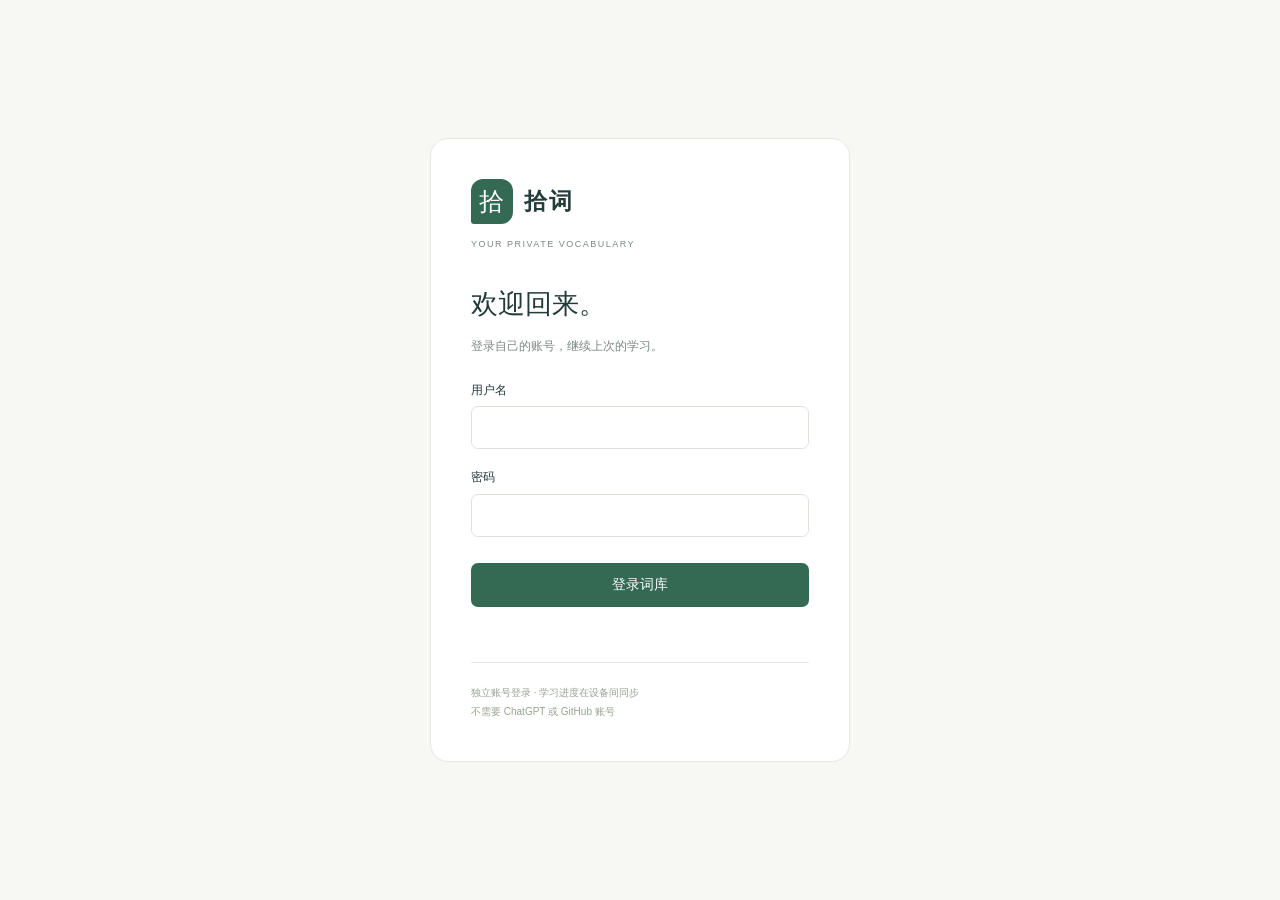
<file: index.html>
<!doctype html><html lang="zh-CN"><head><meta http-equiv="Content-Security-Policy" content="default-src &#39;self&#39;; script-src &#39;self&#39;; style-src &#39;self&#39; &#39;unsafe-inline&#39;; connect-src &#39;self&#39; https://shici-ielts-shasha-20261114.jun-fang101.chatgpt.site; object-src &#39;none&#39;; base-uri &#39;self&#39;"><meta charset="utf-8"><meta name="viewport" content="width=device-width,initial-scale=1"><title>登录 · 拾词</title><link rel="stylesheet" href="./login.css"></head><body><main><div class="brand"><span>拾</span>拾词<small>YOUR PRIVATE VOCABULARY</small></div><h1 id="title">欢迎回来。</h1><p id="description">登录自己的账号，继续上次的学习。</p><form id="form"><label id="code-label" hidden>一次性设置码<input name="code" autocomplete="off" spellcheck="false"></label><label>用户名<input name="username" required minlength="2" maxlength="32" autocomplete="username" autocapitalize="off" spellcheck="false"></label><label>密码<input name="password" type="password" required maxlength="256" autocomplete="current-password"></label><label id="confirm-label" hidden>确认密码<input name="confirm" type="password" autocomplete="new-password"></label><button id="submit" disabled>正在连接…</button><p id="error" role="alert"></p></form><footer>独立账号登录 · 学习进度在设备间同步<br>不需要 ChatGPT 或 GitHub 账号</footer></main><script src="./config.js"></script><script src="./login.js"></script></body></html>
</file>
<file: login.css>
*{box-sizing:border-box}body{margin:0;min-height:100vh;display:grid;place-items:center;background:#f7f8f4;color:#233b39;font:14px/1.7 'Microsoft YaHei',sans-serif;padding:30px 20px}main{width:420px;max-width:100%;background:white;border:1px solid #e3e8e1;border-radius:18px;padding:40px}.brand{font-size:23px;font-weight:bold;letter-spacing:2px;display:flex;align-items:center;gap:11px;flex-wrap:wrap}.brand span{background:#346953;color:white;border-radius:12px 12px 12px 3px;width:42px;height:45px;display:grid;place-items:center;font:25px SimSun}.brand small{width:100%;font:9px Arial;color:#7b8784;letter-spacing:1.5px;margin-top:4px}h1{font-size:27px;font-weight:500;margin:33px 0 8px}p{font-size:12px;color:#7b8784;margin:0 0 23px}label{display:block;margin-top:18px;font-size:12px}label[hidden]{display:none}input{display:block;width:100%;padding:12px;border:1px solid #dce4da;border-radius:7px;margin-top:6px;font:15px 'Microsoft YaHei',sans-serif;outline:none}input:focus{border-color:#6b9279;box-shadow:0 0 0 3px #edf3e9}button{width:100%;border:0;background:#346953;color:white;padding:13px;border-radius:7px;font:14px 'Microsoft YaHei',sans-serif;margin-top:26px;cursor:pointer}button:disabled{opacity:.5;cursor:wait}#error{color:#a34e39;margin:14px 0 0;min-height:18px}footer{border-top:1px solid #e3e8e1;margin-top:23px;padding-top:20px;color:#98a292;font-size:10px;line-height:1.9}@media(max-width:480px){main{padding:30px 25px}h1{font-size:24px}}
body{grid-template-columns:minmax(0,1fr)}main{justify-self:center;min-width:0}
</file>
<file: style.css>
:root{--ink:#233b39;--muted:#7b8784;--green:#346953;--line:#e3e8e1;--paper:#f7f8f4;--amber:#ac743b}*{box-sizing:border-box}body{margin:0;font:14px/1.6 'Microsoft YaHei',sans-serif;color:var(--ink);background:var(--paper)}button,input{font:inherit}button,a{-webkit-tap-highlight-color:transparent}button{cursor:pointer}button:disabled{opacity:.5;cursor:wait}button:focus-visible,a:focus-visible{outline:3px solid #8dbfa3;outline-offset:3px}a{color:inherit;text-decoration:none}.sidebar{position:fixed;width:228px;inset:0 auto 0 0;background:#fff;border-right:1px solid var(--line);padding:36px 23px;display:flex;flex-direction:column}.brand{display:flex;align-items:center;gap:12px;font-size:24px;font-weight:700;letter-spacing:2px}.brand small{display:block;font:9px/1.5 Arial;letter-spacing:1.3px;color:var(--muted);margin-top:3px}.logo{display:grid;place-items:center;background:var(--green);color:white;width:43px;height:48px;border-radius:14px 14px 14px 3px;font:25px SimSun}.nav-label{font-size:11px;letter-spacing:2px;color:#9ba49c;margin:55px 13px 14px}.bank{border:0;background:none;width:100%;padding:13px;border-radius:9px;display:flex;align-items:center;gap:11px;color:#6a7971;margin-bottom:5px;text-align:left}.bank .count{margin-left:auto;font:12px Arial}.bank.active{color:var(--green);background:#edf3ec;font-weight:700}.bank-icon{width:19px;font-size:18px}.side-bottom{margin-top:auto;color:var(--muted);font-size:11px}.side-bottom p{margin:22px 0 8px}.side-bottom small{display:block;margin-top:21px;color:#b1b8ad}.dot{display:inline-block;width:6px;height:6px;background:#719c72;border-radius:50%;margin-right:6px}.link{border:0;background:none;padding:4px 0;color:var(--muted);display:block;font-size:11px}main{margin-left:228px;padding:0 46px 40px;max-width:1800px}header{height:88px;display:flex;align-items:center;justify-content:space-between;border-bottom:1px solid var(--line);font-size:11px;color:var(--muted)}.save-state{color:#80907f}.intro{padding:36px 0 29px;display:flex;align-items:center;justify-content:space-between;gap:20px}.eyebrow{font:10px Arial;letter-spacing:2px;color:var(--green);margin:0 0 10px}h1{font-size:30px;font-weight:500;letter-spacing:1px;margin:0 0 8px}h1 .serif{font-family:Georgia;font-size:34px}h2{font-size:19px;font-weight:500;margin:0 0 14px}p{margin:0}.sub{font-size:12px;color:var(--muted)}.overview-stats{display:flex;gap:30px;flex-shrink:0}.stat b{display:block;font:29px Georgia;color:var(--green)}.stat small{font-size:10px;color:var(--muted)}.toolbar{display:flex;align-items:center;justify-content:space-between;gap:16px;margin:4px 0 23px}.search{border:1px solid var(--line);background:#fff;padding:10px 14px;border-radius:8px;width:240px;outline:none;font-size:12px}.search:focus{border-color:#86a28c}.tiny{font-size:11px;color:var(--muted)}.list-grid{display:grid;grid-template-columns:repeat(3,minmax(0,1fr));gap:18px}.unit{background:#fff;border:1px solid var(--line);border-radius:12px;padding:22px;cursor:pointer;text-align:left;transition:transform .15s,border-color .15s;position:relative}.unit:hover{transform:translateY(-3px);border-color:#a2bba8}.unit-head{display:flex;justify-content:space-between;align-items:center}.unit-no{font:23px Georgia}.badge{font-size:10px;color:#8b968e;background:#f3f5f1;padding:3px 8px;border-radius:5px}.badge.ongoing{background:#eef4e9;color:#6d8a5b}.badge.done{background:#e6f0e9;color:var(--green)}.unit-preview{font:15px Georgia;color:#7c8a80;margin:20px 0 19px;white-space:nowrap;overflow:hidden;text-overflow:ellipsis}.track{height:4px;background:#f0f2ed;display:flex;border-radius:4px;overflow:hidden}.track .mastered{background:#73957a}.track .unknown{background:#c6a16e}.unit-foot{display:flex;justify-content:space-between;color:var(--muted);font-size:10px;margin-top:10px}.unit-foot strong{color:var(--green);font-weight:400}.back{background:none;border:0;color:var(--muted);font-size:12px;padding:0;margin-bottom:15px}.primary,.secondary{border:0;border-radius:7px;padding:11px 19px;font-size:12px;background:var(--green);color:white;display:inline-block}.secondary{background:white;color:var(--green);border:1px solid var(--line)}.intro-actions{display:flex;gap:10px;align-items:center}.studybar{display:flex;align-items:center;gap:18px;margin-bottom:23px}.filters{display:flex;background:#ecefe8;padding:4px;border-radius:8px;gap:3px}.filter{background:none;border:0;padding:7px 15px;border-radius:6px;font-size:12px;color:var(--muted)}.filter.active{background:white;color:var(--ink);box-shadow:0 1px 4px #1c382410}.studybar .search{margin-left:auto}.study-layout{display:grid;grid-template-columns:minmax(300px,1fr) 370px;gap:24px;align-items:start}.word-panel{background:white;border:1px solid var(--line);border-radius:12px;overflow:hidden}.panel-title{padding:17px 22px;border-bottom:1px solid var(--line);display:flex;justify-content:space-between;font-size:11px;color:var(--muted)}.words{display:grid;grid-template-columns:repeat(2,minmax(0,1fr));padding:10px;gap:5px;max-height:calc(100vh - 380px);min-height:280px;align-content:start;overflow:auto}.word{display:flex;align-items:center;text-align:left;gap:10px;border:1px solid transparent;border-radius:7px;background:white;padding:13px 10px;color:var(--ink);min-width:0}.word:hover{background:#f6f8f3}.word.selected{background:#edf3e9;border-color:#dce7d6}.word-num{font:10px Arial;color:#b5bcb4;min-width:17px}.word-name{font:18px 'Times New Roman',serif;overflow:hidden;text-overflow:ellipsis}.status-dot{margin-left:auto;font-size:11px;color:#bdc5ba}.status-dot.mastered{color:#729579}.status-dot.unknown{color:var(--amber)}.detail{background:white;border:1px solid var(--line);border-radius:12px;padding:27px;position:sticky;top:22px}.detail-top{display:flex;justify-content:space-between;color:var(--muted);font-size:10px;margin-bottom:29px}.detail h2{font:32px 'Times New Roman';overflow-wrap:anywhere;margin-bottom:4px}.phonetic{font:13px 'Times New Roman';color:var(--muted)}.meaning{font:17px/1.9 SimSun;color:var(--ink);border-top:1px solid var(--line);margin-top:22px;padding-top:19px}.detail details{margin-top:18px;font-size:11px;color:var(--muted)}.detail summary{cursor:pointer}.source-text{white-space:pre-line;color:#66766a;font:13px/1.8 'Times New Roman',SimSun;max-height:220px;overflow:auto;margin-top:10px}.choices{display:flex;gap:10px;margin-top:26px}.choices button{flex:1}.unknown-btn{border:1px solid #e5d9c7;background:#fbf5ec;color:#a4773d}.detail-footer{display:flex;justify-content:space-between;margin-top:14px}.detail-footer button{font-size:11px}.hint{text-align:center;font-size:10px;color:#a4ada0;margin-top:18px}kbd{font:10px Arial;border:1px solid #dfe4da;padding:2px 5px;border-radius:3px;background:#fafbf8}.empty{padding:45px 15px;text-align:center;color:var(--muted);grid-column:1/-1}.empty-symbol{font:40px Georgia;color:#b0c1ad;margin-bottom:14px}.empty small{display:block;margin-top:9px;font-size:11px}.complete{background:#edf4e9;border:1px solid #dbe8d4;padding:14px 19px;border-radius:9px;font-size:12px;color:var(--green);margin:0 0 20px;display:flex;justify-content:space-between;gap:15px}.complete a{text-decoration:underline}#toast{position:fixed;bottom:30px;left:calc(50% + 90px);transform:translateX(-50%);background:#2e493d;color:white;border-radius:8px;padding:12px 23px;font-size:12px;z-index:50;opacity:0;pointer-events:none;transition:opacity .2s;max-width:75vw}#toast.show{opacity:1}.error{color:#a34e39}.loading{padding:80px;text-align:center;color:var(--muted)}@media(min-width:1500px){.list-grid{grid-template-columns:repeat(4,minmax(0,1fr))}.study-layout{grid-template-columns:1fr 420px}.words{grid-template-columns:repeat(3,minmax(0,1fr))}}@media(max-width:1100px){main{padding:0 25px 30px;margin-left:195px}.sidebar{width:195px;padding:30px 18px}.list-grid{grid-template-columns:repeat(2,minmax(0,1fr))}.study-layout{grid-template-columns:1fr 320px;gap:14px}.words{grid-template-columns:1fr}.overview-stats{gap:20px}.detail{padding:22px}}@media(max-width:760px){.sidebar{position:static;width:auto;border-right:0;border-bottom:1px solid var(--line);padding:16px 20px}.brand{font-size:20px}.logo{width:35px;height:38px}.brand small{display:none}.nav-label,.side-bottom{display:none}nav{display:flex;margin-top:13px;gap:4px}.bank{margin:0;padding:9px;font-size:12px}.bank-icon{display:none}.bank .count{font-size:10px}main{margin:0;padding:0 19px 30px}header{height:55px}.intro{padding:25px 0 22px;align-items:flex-start}h1{font-size:24px}.overview-stats{gap:15px}.stat b{font-size:24px}.stat:nth-child(3){display:none}.list-grid{gap:10px}.unit{padding:15px}.unit-no{font-size:20px}.unit-preview{font-size:13px}.study-layout{display:flex;flex-direction:column-reverse}.detail,.word-panel{width:100%;position:static}.detail-top{margin-bottom:15px}.words{grid-template-columns:repeat(2,minmax(0,1fr));max-height:400px;min-height:0}.studybar{flex-wrap:wrap;gap:10px}.filters{width:100%}.filter{flex:1;padding:7px 9px}.studybar .search{width:100%;margin:0}.intro-actions{flex-direction:column}.intro-actions button{font-size:11px;padding:9px 12px}.toolbar .search{width:180px}.hint{display:none}.choices{margin-top:18px}#toast{left:50%}}
@media(max-width:760px){.side-bottom{display:flex;align-items:center;gap:14px;flex-wrap:wrap;margin-top:10px}.side-bottom p,.side-bottom small{display:none}.side-bottom .link{font-size:11px}}
</file>
<file: print.css>
@page{size:A4 landscape;margin:12mm 13mm}*{box-sizing:border-box}body{margin:0;color:#20374c;background:#eef1f3;font-family:'Times New Roman',SimSun,'宋体',serif}.print-controls{display:flex;align-items:center;gap:24px;padding:15px 25px;background:white;font:12px/1.6 'Microsoft YaHei',sans-serif;border-bottom:1px solid #d4e0e7}.print-controls p{flex:1;margin:0}.print-controls a{color:#167b86;white-space:nowrap}.print-controls button{padding:11px 20px;border:0;border-radius:6px;background:#20374c;color:white;white-space:nowrap;cursor:pointer}.print-controls button:disabled{opacity:.5}main{margin:25px auto;padding:24px;max-width:1200px;background:white;border-top:6px solid #20374c}h1{font-size:28px;font-weight:400;margin:0 0 8px}.subtitle{font-size:15px;color:#167b86;margin:0 0 10px}.description{font-size:12px;margin:0 0 15px}table{width:100%;border-collapse:collapse;table-layout:fixed;font-size:12px;line-height:1.25}col:nth-child(1){width:13%}col:nth-child(2){width:26%}col:nth-child(3){width:23%}col:nth-child(4){width:38%}th{text-align:left;font-weight:400;color:white;background:#20374c;padding:8px 7px}td{padding:8px 7px;vertical-align:top;border-bottom:1px solid #d4e0e7;border-right:1px solid #d4e0e7;white-space:pre-line;overflow-wrap:anywhere}td:last-child{border-right:0}td:first-child{font-size:13px;font-weight:bold}tr:nth-child(even) td{background:#f7fafc}tr{break-inside:avoid;page-break-inside:avoid}thead{display:table-header-group}h1,.subtitle,.description{break-after:avoid}footer{font-size:10px;color:#7b8784;margin-top:18px;border-top:1px solid #d4e0e7;padding-top:9px}.error{color:#a34e39}@media print{body{background:white}.print-controls{display:none}main{margin:0;padding:0;border-top:0;max-width:none}h1{font-size:21pt}.subtitle{font-size:11pt}.description{font-size:10pt}table{font-size:9pt}td:first-child{font-size:10pt}td,th{padding:6pt 7pt}*{-webkit-print-color-adjust:exact;print-color-adjust:exact}}@media(max-width:700px){.print-controls{flex-wrap:wrap;gap:10px}.print-controls p{flex-basis:100%}main{margin:15px 0;padding:12px}table{font-size:10px}}
</file>
